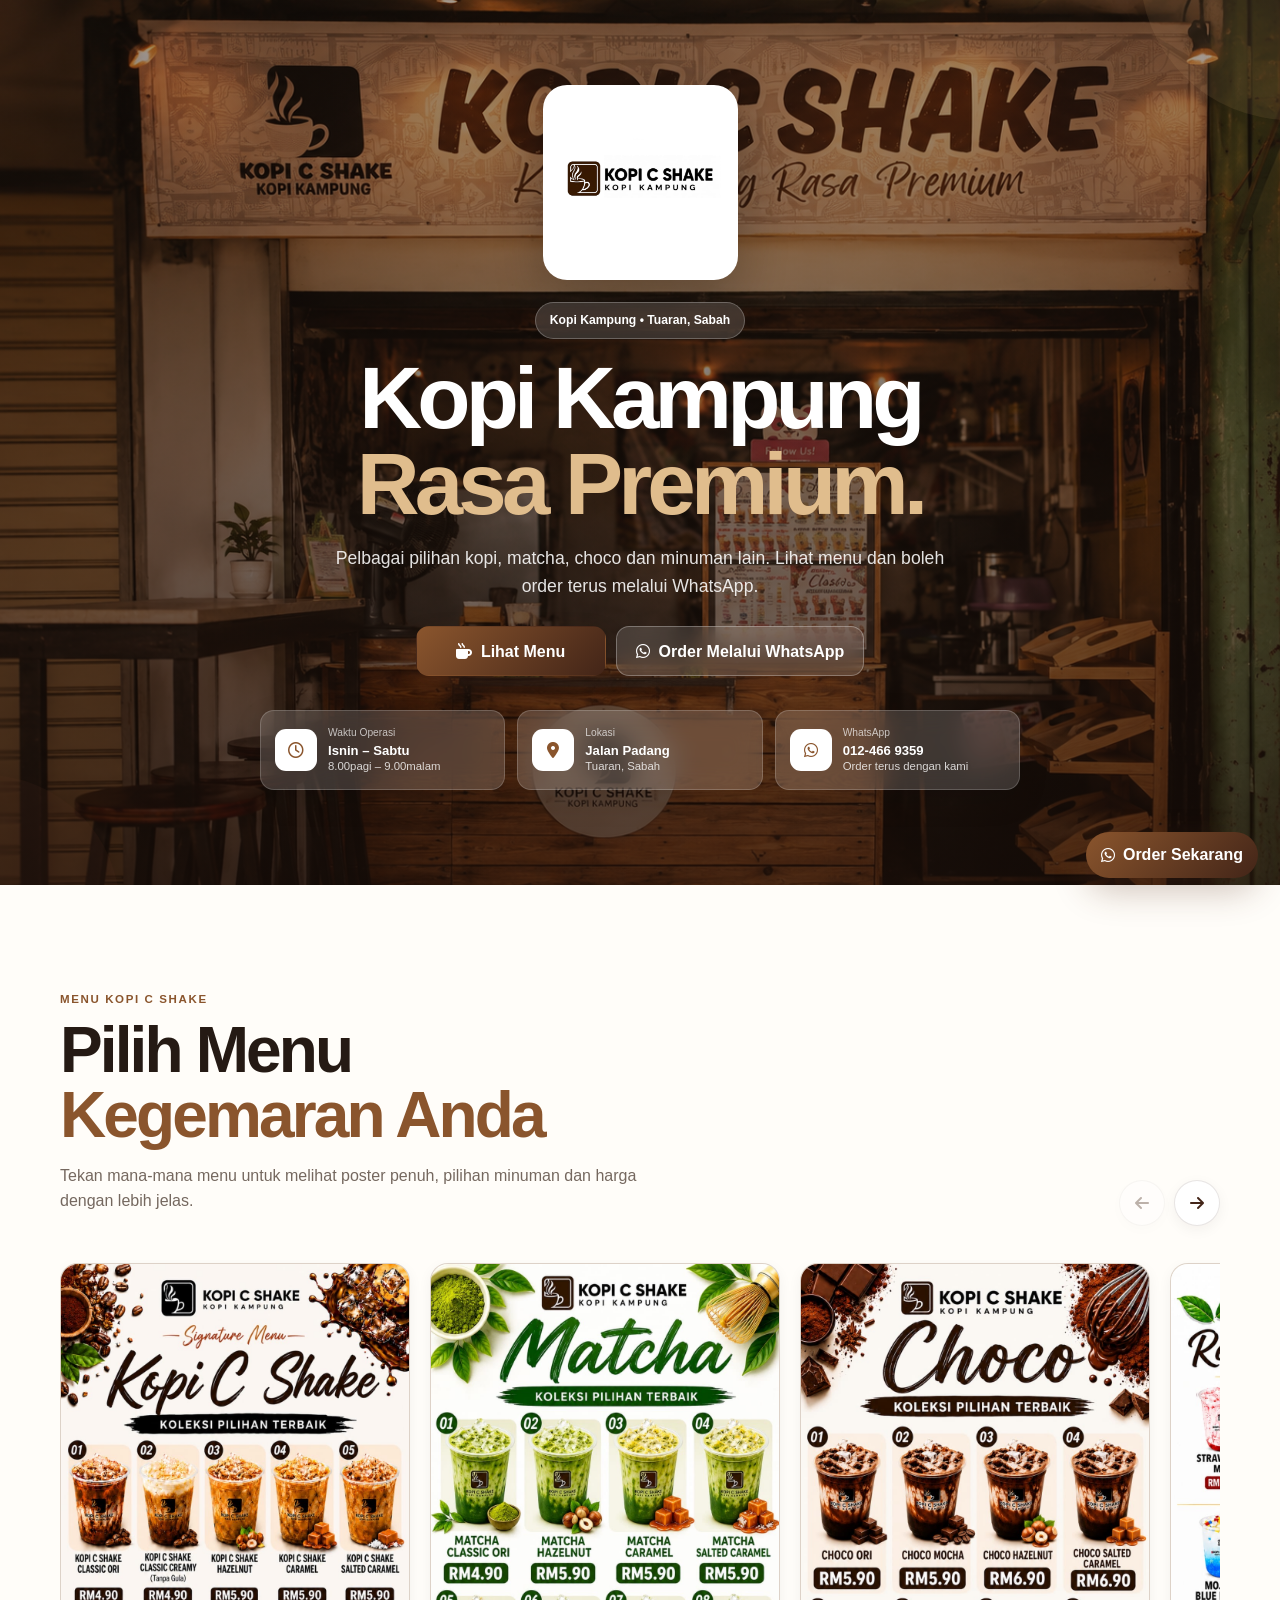
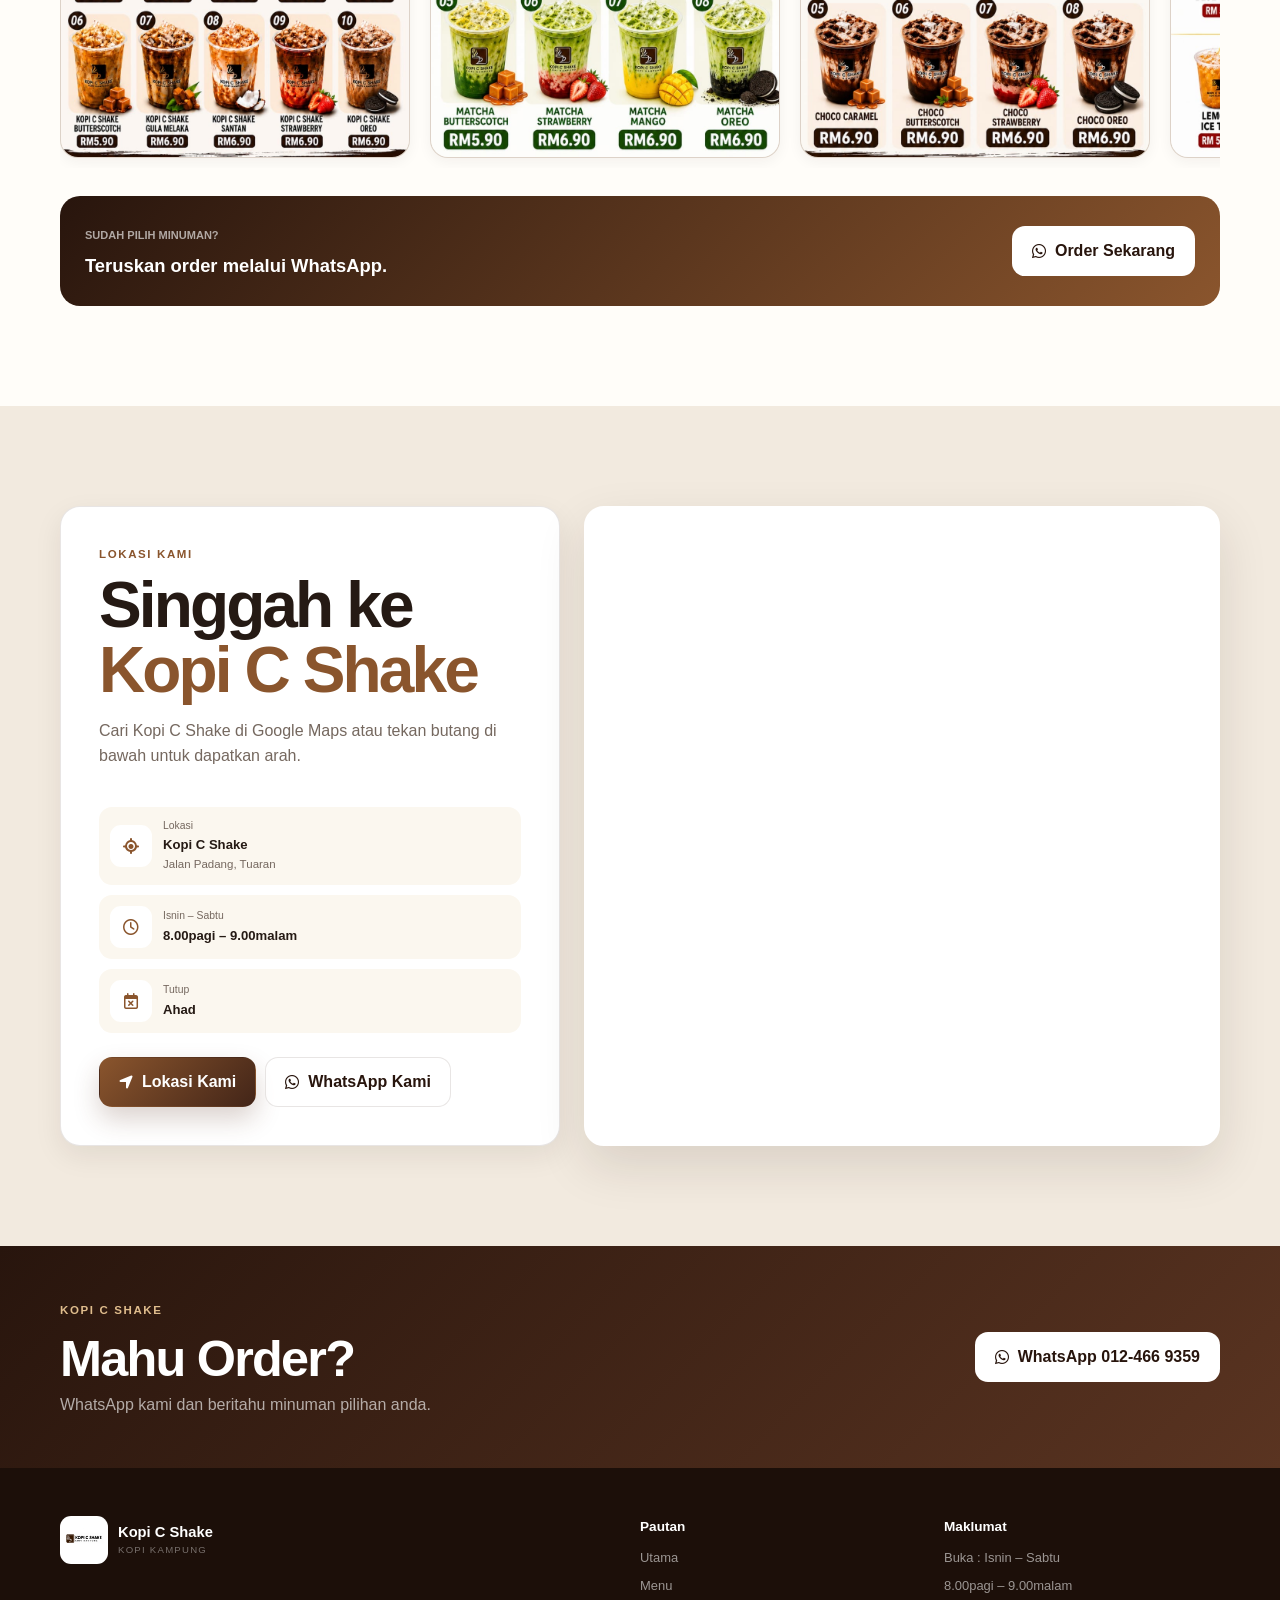
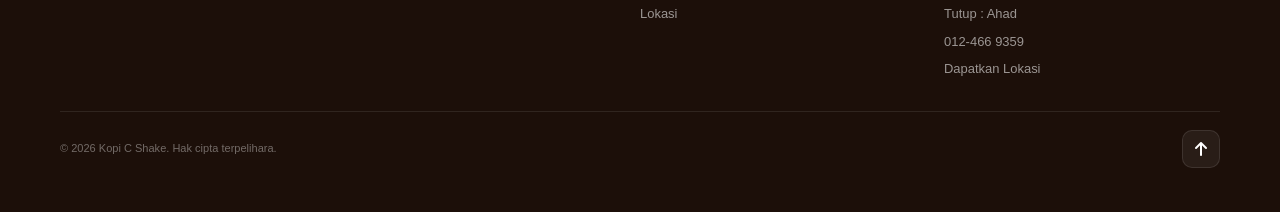
<file: index.html>
<!DOCTYPE html>
<html lang="ms">
<head>
  <meta charset="UTF-8">

  <meta
    name="viewport"
    content="width=device-width, initial-scale=1.0, viewport-fit=cover"
  >

  <title>Kopi C Shake | Kopi Kampung di Tuaran, Sabah</title>

  <meta
    name="description"
    content="Lihat menu Kopi C Shake di Tuaran, Sabah. Pelbagai pilihan kopi, matcha, choco dan minuman lain. Order terus melalui WhatsApp."
  >

  <meta name="theme-color" content="#2b180f">

  <meta property="og:type" content="website">
  <meta property="og:title" content="Kopi C Shake | Kopi Kampung">

  <meta
    property="og:description"
    content="Kopi Kampung Rasa Premium. Lihat menu Kopi C Shake dan order terus melalui WhatsApp."
  >

  <meta
    property="og:image"
    content="images/hero-bg.jpg"
  >

  <link
    rel="icon"
    href="images/logo.jpg"
  >

  <link
    rel="stylesheet"
    href="https://cdnjs.cloudflare.com/ajax/libs/font-awesome/6.5.2/css/all.min.css"
  >

  <link
    rel="stylesheet"
    href="style.css"
  >

  <script type="application/ld+json">
  {
    "@context": "https://schema.org",
    "@type": "CafeOrCoffeeShop",
    "name": "Kopi C Shake",
    "description": "Pelbagai pilihan kopi, matcha, choco dan minuman lain di Tuaran, Sabah.",
    "telephone": "+60124669359",
    "address": {
      "@type": "PostalAddress",
      "streetAddress": "Jalan Padang",
      "addressLocality": "Tuaran",
      "addressRegion": "Sabah",
      "addressCountry": "MY"
    },
    "openingHoursSpecification": [
      {
        "@type": "OpeningHoursSpecification",
        "dayOfWeek": [
          "Monday",
          "Tuesday",
          "Wednesday",
          "Thursday",
          "Friday",
          "Saturday"
        ],
        "opens": "08:00",
        "closes": "21:00"
      }
    ]
  }
  </script>
</head>

<body>

  <a
    class="skip-link"
    href="#utama"
  >
    Terus ke kandungan
  </a>


  <main>


    <!-- HERO -->
    <section
      class="hero"
      id="utama"
    >

      <div
        class="hero-bg-media"
        aria-hidden="true"
      >

        <img
          src="images/hero-bg.jpg"
          alt=""
          loading="eager"
        >

      </div>


      <div class="hero-overlay"></div>

      <div class="hero-orb hero-orb-one"></div>
      <div class="hero-orb hero-orb-two"></div>


      <div class="container hero-content reveal">


        <div class="hero-logo-wrap">

          <img
            src="images/logo.jpg"
            alt="Kopi C Shake Kopi Kampung"
            class="hero-logo"
          >

        </div>


        <div class="eyebrow">
          Kopi Kampung • Tuaran, Sabah
        </div>


        <h1>
          Kopi Kampung
          <span>Rasa Premium.</span>
        </h1>


        <p class="hero-description">
          Pelbagai pilihan kopi, matcha, choco dan minuman lain.
          Lihat menu dan boleh order terus melalui WhatsApp.
        </p>


        <div class="hero-buttons">

          <a
            href="#menu"
            class="btn btn-primary"
          >
            <i class="fa-solid fa-mug-hot"></i>
            Lihat Menu
          </a>


          <button
            type="button"
            class="btn btn-outline hero-outline-btn js-whatsapp"
          >
            <i class="fa-brands fa-whatsapp"></i>
            Order Melalui WhatsApp
          </button>

        </div>


        <div class="hero-info">


          <article class="hero-info-card">

            <span class="info-icon">
              <i class="fa-regular fa-clock"></i>
            </span>

            <div>
              <small>Waktu Operasi</small>
              <strong>Isnin – Sabtu</strong>
              <span>8.00pagi – 9.00malam</span>
            </div>

          </article>


          <article class="hero-info-card">

            <span class="info-icon">
              <i class="fa-solid fa-location-dot"></i>
            </span>

            <div>
              <small>Lokasi</small>
              <strong>Jalan Padang</strong>
              <span>Tuaran, Sabah</span>
            </div>

          </article>


          <article class="hero-info-card">

            <span class="info-icon">
              <i class="fa-brands fa-whatsapp"></i>
            </span>

            <div>
              <small>WhatsApp</small>
              <strong>012-466 9359</strong>
              <span>Order terus dengan kami</span>
            </div>

          </article>


        </div>

      </div>

    </section>


    <!-- MENU -->
    <section
      class="section menu-section"
      id="menu"
    >

      <div class="container">


        <div class="menu-heading-row reveal">

          <div class="section-heading">

            <span class="section-label">
              Menu Kopi C Shake
            </span>


            <h2>

              <span class="heading-line">
                Pilih Menu
              </span>

              <span class="heading-line heading-accent">
                Kegemaran Anda
              </span>

            </h2>


            <p>
              Tekan mana-mana menu untuk melihat poster penuh,
              pilihan minuman dan harga dengan lebih jelas.
            </p>

          </div>


          <div
            class="slider-controls"
            aria-label="Kawalan slider menu"
          >

            <button
              type="button"
              class="slider-arrow"
              id="menuPrev"
              aria-label="Menu sebelumnya"
            >
              <i class="fa-solid fa-arrow-left"></i>
            </button>


            <button
              type="button"
              class="slider-arrow"
              id="menuNext"
              aria-label="Menu seterusnya"
            >
              <i class="fa-solid fa-arrow-right"></i>
            </button>

          </div>

        </div>


        <div class="menu-slider-wrapper">

          <div
            class="menu-slider"
            id="menuSlider"
            tabindex="0"
            aria-label="Slider menu Kopi C Shake"
          >


            <!-- MENU KOPI -->
            <button
              type="button"
              class="menu-poster reveal"
              data-lightbox="images/menu-kopi.jpg"
              data-title="Menu Kopi"
              aria-label="Lihat poster penuh Menu Kopi"
            >

              <div class="menu-image-wrap">

                <img
                  src="images/menu-kopi.jpg"
                  alt="Menu Kopi C Shake"
                  loading="eager"
                >

                <div class="view-overlay">

                  <span class="overlay-icon">
                    <i class="fa-solid fa-expand"></i>
                  </span>

                  Lihat Menu

                </div>

              </div>

            </button>


            <!-- MENU MATCHA -->
            <button
              type="button"
              class="menu-poster reveal"
              data-lightbox="images/menu-matcha.jpg"
              data-title="Menu Matcha"
              aria-label="Lihat poster penuh Menu Matcha"
            >

              <div class="menu-image-wrap">

                <img
                  src="images/menu-matcha.jpg"
                  alt="Menu Matcha Kopi C Shake"
                  loading="lazy"
                >

                <div class="view-overlay">

                  <span class="overlay-icon">
                    <i class="fa-solid fa-expand"></i>
                  </span>

                  Lihat Menu

                </div>

              </div>

            </button>


            <!-- MENU CHOCO -->
            <button
              type="button"
              class="menu-poster reveal"
              data-lightbox="images/menu-choco.jpg"
              data-title="Menu Choco"
              aria-label="Lihat poster penuh Menu Choco"
            >

              <div class="menu-image-wrap">

                <img
                  src="images/menu-choco.jpg"
                  alt="Menu Choco Kopi C Shake"
                  loading="lazy"
                >

                <div class="view-overlay">

                  <span class="overlay-icon">
                    <i class="fa-solid fa-expand"></i>
                  </span>

                  Lihat Menu

                </div>

              </div>

            </button>


            <!-- MENU MINUMAN -->
            <button
              type="button"
              class="menu-poster reveal"
              data-lightbox="images/menu-minuman.jpg"
              data-title="Milky, Mojito & Iced Tea"
              aria-label="Lihat poster penuh menu minuman"
            >

              <div class="menu-image-wrap">

                <img
                  src="images/menu-minuman.jpg"
                  alt="Menu minuman Kopi C Shake"
                  loading="lazy"
                >

                <div class="view-overlay">

                  <span class="overlay-icon">
                    <i class="fa-solid fa-expand"></i>
                  </span>

                  Lihat Menu

                </div>

              </div>

            </button>


          </div>

        </div>


        <div class="menu-order reveal">

          <div>

            <span>
              Sudah pilih minuman?
            </span>

            <h3>
              Teruskan order melalui WhatsApp.
            </h3>

          </div>


          <button
            type="button"
            class="btn btn-order js-whatsapp"
          >
            <i class="fa-brands fa-whatsapp"></i>
            Order Sekarang
          </button>

        </div>

      </div>

    </section>


    <!-- LOCATION -->
    <section
      class="section location-section"
      id="lokasi"
    >

      <div class="container location-grid">


        <div class="location-content reveal">

          <span class="section-label">
            Lokasi Kami
          </span>


          <h2>
            Singgah ke
            <span>Kopi C Shake</span>
          </h2>


          <p>
            Cari Kopi C Shake di Google Maps atau tekan butang
            di bawah untuk dapatkan arah.
          </p>


          <div class="location-details">


            <div class="location-detail">

              <span class="location-icon">
                <i class="fa-solid fa-location-crosshairs"></i>
              </span>

              <div>
                <small>Lokasi</small>
                <strong>Kopi C Shake</strong>
                <span>Jalan Padang, Tuaran</span>
              </div>

            </div>


            <div class="location-detail">

              <span class="location-icon">
                <i class="fa-regular fa-clock"></i>
              </span>

              <div>
                <small>Isnin – Sabtu</small>
                <strong>8.00pagi – 9.00malam</strong>
              </div>

            </div>


            <div class="location-detail closed-detail">

              <span class="location-icon">
                <i class="fa-regular fa-calendar-xmark"></i>
              </span>

              <div>
                <small>Tutup</small>
                <strong>Ahad</strong>
              </div>

            </div>


          </div>


          <div class="location-buttons">

            <a
              class="btn btn-primary"
              href="https://www.google.com/maps/dir/?api=1&destination=Kopi%20C%20Shake%20Jalan%20Padang%20Tuaran"
              target="_blank"
              rel="noopener noreferrer"
            >
              <i class="fa-solid fa-location-arrow"></i>
              Lokasi Kami
            </a>


            <button
              type="button"
              class="btn btn-outline js-whatsapp"
            >
              <i class="fa-brands fa-whatsapp"></i>
              WhatsApp Kami
            </button>

          </div>

        </div>


        <div class="map-container reveal">

          <iframe
            src="https://www.google.com/maps?q=Kopi%20C%20Shake%20Jalan%20Padang%20Tuaran&z=17&output=embed"
            title="Lokasi Kopi C Shake Jalan Padang Tuaran"
            loading="lazy"
            referrerpolicy="no-referrer-when-downgrade"
          ></iframe>

        </div>


      </div>

    </section>


    <!-- CONTACT -->
    <section
      class="contact-strip"
      id="hubungi"
    >

      <div class="container contact-strip-inner reveal">

        <div>

          <span class="contact-kicker">
            Kopi C Shake
          </span>

          <h2>
            Mahu Order?
          </h2>

          <p>
            WhatsApp kami dan beritahu minuman pilihan anda.
          </p>

        </div>


        <button
          type="button"
          class="btn btn-contact js-whatsapp"
        >
          <i class="fa-brands fa-whatsapp"></i>
          WhatsApp 012-466 9359
        </button>

      </div>

    </section>


  </main>


  <!-- FOOTER -->
  <footer>

    <div class="container footer-grid">


      <div class="footer-brand">

        <a
          href="#utama"
          class="brand"
        >

          <img
            src="images/logo.jpg"
            alt="Kopi C Shake"
            class="brand-logo"
          >

          <div class="brand-text">
            <strong>Kopi C Shake</strong>
            <span>Kopi Kampung</span>
          </div>

        </a>

      </div>


      <div class="footer-column">

        <h3>Pautan</h3>

        <a href="#utama">
          Utama
        </a>

        <a href="#menu">
          Menu
        </a>

        <a href="#lokasi">
          Lokasi
        </a>

      </div>


      <div class="footer-column">

        <h3>Maklumat</h3>

        <span>
          Buka : Isnin – Sabtu
        </span>

        <span>
          8.00pagi – 9.00malam
        </span>

        <span>
          Tutup : Ahad
        </span>

        <a href="tel:+60124669359">
          012-466 9359
        </a>

        <a
          href="https://www.google.com/maps/dir/?api=1&destination=Kopi%20C%20Shake%20Jalan%20Padang%20Tuaran"
          target="_blank"
          rel="noopener noreferrer"
        >
          Dapatkan Lokasi
        </a>

      </div>

    </div>


    <div class="container footer-bottom">

      <p>
        © <span id="year"></span>
        Kopi C Shake. Hak cipta terpelihara.
      </p>


      <a
        href="#utama"
        class="back-top"
        aria-label="Kembali ke atas"
      >
        <i class="fa-solid fa-arrow-up"></i>
      </a>

    </div>

  </footer>


  <!-- FLOATING ORDER -->
  <button
    type="button"
    class="floating-whatsapp js-whatsapp"
    aria-label="Order melalui WhatsApp"
  >

    <i class="fa-brands fa-whatsapp"></i>

    <span>
      Order Sekarang
    </span>

  </button>


  <!-- MOBILE CTA -->
  <div class="mobile-whatsapp-bar">

    <button
      type="button"
      class="js-whatsapp"
    >

      <i class="fa-brands fa-whatsapp"></i>

      <div>
        <small>WhatsApp</small>
        <strong>Order Sekarang</strong>
      </div>

    </button>

  </div>


  <!-- LIGHTBOX -->
  <div
    class="lightbox"
    id="lightbox"
    hidden
  >

    <div
      class="lightbox-dialog"
      role="dialog"
      aria-modal="true"
      aria-labelledby="lightboxTitle"
    >


      <div class="lightbox-header">

        <h2 id="lightboxTitle">
          Menu Kopi C Shake
        </h2>


        <button
          type="button"
          id="lightboxClose"
          class="lightbox-close"
          aria-label="Tutup gambar"
        >

          <i class="fa-solid fa-xmark"></i>

        </button>

      </div>


      <div class="lightbox-image-container">

        <img
          id="lightboxImage"
          src="images/menu-kopi.jpg"
          alt="Menu Kopi C Shake"
        >

      </div>


      <div class="lightbox-footer">

        <button
          type="button"
          class="btn btn-primary js-whatsapp"
        >
          <i class="fa-brands fa-whatsapp"></i>
          Order Melalui WhatsApp
        </button>

      </div>


    </div>

  </div>


  <script src="script.js"></script>

</body>
</html>
</file>
<file: style.css>
:root {

  --coffee-950: #1c0f09;
  --coffee-900: #28150d;
  --coffee-850: #351c11;
  --coffee-800: #432518;
  --coffee-700: #5a3421;

  --caramel-700: #8a552d;
  --caramel-600: #a66a38;
  --caramel-500: #bd8150;
  --caramel-400: #d0a06c;
  --caramel-300: #e0bd8d;

  --cream-50: #fffdf9;
  --cream-100: #fbf7ef;
  --cream-200: #f2eadf;

  --white: #ffffff;

  --text: #251a14;
  --muted: #75685f;

  --border:
    rgba(45, 25, 15, 0.11);

  --shadow-xs:
    0 4px 14px rgba(43, 25, 16, 0.05);

  --shadow-sm:
    0 10px 28px rgba(43, 25, 16, 0.08);

  --shadow-md:
    0 20px 50px rgba(43, 25, 16, 0.12);

  --shadow-lg:
    0 35px 90px rgba(43, 25, 16, 0.17);

  --transition:
    180ms cubic-bezier(.2, .8, .2, 1);
}


/* RESET */

*,
*::before,
*::after {
  box-sizing: border-box;
}


html {
  scroll-behavior: smooth;
}


body {
  margin: 0;

  padding-bottom:
    calc(72px + env(safe-area-inset-bottom));

  overflow-x: hidden;

  color: var(--text);

  background: var(--cream-100);

  font-family:
    "Helvetica Neue",
    Helvetica,
    Arial,
    sans-serif;

  line-height: 1.6;

  text-rendering: optimizeLegibility;
}


body.modal-open {
  overflow: hidden;
}


img {
  display: block;
  max-width: 100%;
  height: auto;
}


button,
input,
textarea {
  font: inherit;
}


button {
  cursor: pointer;
}


button,
a {
  -webkit-tap-highlight-color: transparent;
}


a {
  color: inherit;
  text-decoration: none;
}


h1,
h2,
h3,
p {
  margin-top: 0;
}


h1,
h2,
h3,
strong {
  font-family:
    "Helvetica Neue",
    Helvetica,
    Arial,
    sans-serif;
}


[hidden] {
  display: none !important;
}


::selection {
  color: white;
  background: var(--caramel-700);
}


/* ACCESSIBILITY */

.skip-link {
  position: fixed;

  top: 10px;
  left: 10px;

  z-index: 99999;

  padding: 10px 15px;

  color: white;

  background: var(--coffee-900);

  border-radius: 10px;

  transform: translateY(-160%);
}


.skip-link:focus {
  transform: none;
}


:focus-visible {
  outline:
    3px solid rgba(166, 106, 56, .34);

  outline-offset: 3px;
}


/* GLOBAL */

.container {
  width:
    min(calc(100% - 32px), 1160px);

  margin-inline: auto;
}


.section {
  padding: 72px 0;
}


.section-label,
.contact-kicker {
  display: inline-block;

  margin-bottom: 10px;

  color: var(--caramel-700);

  font-size: .72rem;

  font-weight: 700;

  letter-spacing: .14em;

  text-transform: uppercase;
}


.section-heading {
  max-width: 690px;

  margin-bottom: 0;
}


.section-heading h2,
.location-content h2 {
  margin-bottom: 14px;

  font-size:
    clamp(2.15rem, 8vw, 4rem);

  font-weight: 700;

  line-height: 1.02;

  letter-spacing: -.045em;
}


.heading-line {
  display: block;
}


.heading-accent,
.location-content h2 span {
  color: var(--caramel-700);
}


.section-heading p,
.location-content > p {
  max-width: 620px;

  color: var(--muted);
}


/* BUTTONS */

.btn {
  min-height: 50px;

  display: inline-flex;

  align-items: center;

  justify-content: center;

  gap: 9px;

  padding:
    13px 19px;

  border:
    1px solid transparent;

  border-radius: 13px;

  font-weight: 700;

  line-height: 1.2;

  transition:
    transform var(--transition),
    background var(--transition),
    box-shadow var(--transition),
    border-color var(--transition),
    color var(--transition);
}


.btn:hover {
  transform: translateY(-2px);
}


.btn:active {
  transform: scale(.97);
}


.btn-primary {
  color: white;

  background:
    linear-gradient(
      135deg,
      var(--caramel-700),
      var(--coffee-800)
    );

  box-shadow:
    0 12px 26px rgba(89, 52, 33, .22);
}


.btn-primary:hover {
  background:
    linear-gradient(
      135deg,
      var(--caramel-600),
      var(--coffee-700)
    );

  box-shadow:
    0 16px 32px rgba(89, 52, 33, .28);
}


.btn-outline {
  color: var(--coffee-900);

  background:
    rgba(255,255,255,.78);

  border-color:
    var(--border);
}


.btn-outline:hover {
  background: white;

  box-shadow:
    var(--shadow-xs);
}


/* HERO */

.hero {
  position: relative;

  min-height: 760px;

  display: flex;

  align-items: center;

  justify-content: center;

  overflow: hidden;

  padding:
    70px 0;

  background:
    var(--coffee-900);
}


.hero-bg-media {
  position: absolute;

  inset: 0;

  z-index: 0;

  width: 100%;
  height: 100%;

  overflow: hidden;
}


.hero-bg-media img {
  width: 100%;
  height: 100%;

  object-fit: cover;

  object-position:
    center center;
}


.hero-overlay {
  position: absolute;

  inset: 0;

  z-index: 1;

  background:
    linear-gradient(
      180deg,
      rgba(24, 12, 7, .39) 0%,
      rgba(24, 12, 7, .53) 48%,
      rgba(24, 12, 7, .71) 100%
    );
}


.hero-content {
  position: relative;

  z-index: 3;

  width: 100%;

  max-width: 900px;

  margin-inline: auto;

  text-align: center;
}


.hero-logo-wrap {
  width: 170px;

  height: 170px;

  display: grid;

  place-items: center;

  margin:
    0 auto 22px;

  padding: 10px;

  background:
    #ffffff;

  border:
    1px solid rgba(255,255,255,.95);

  border-radius: 24px;

  box-shadow:
    0 20px 50px rgba(0,0,0,.24);
}


.hero-logo {
  width: 100%;

  height: 100%;

  object-fit: contain;

  border-radius: 16px;
}


.eyebrow {
  display: inline-flex;

  margin-bottom: 16px;

  padding:
    8px 14px;

  color: #ffffff;

  background:
    rgba(255,255,255,.15);

  border:
    1px solid rgba(255,255,255,.24);

  border-radius: 999px;

  backdrop-filter: blur(10px);

  font-size: .76rem;

  font-weight: 700;
}


.hero h1 {
  max-width: 800px;

  margin:
    0 auto 18px;

  color: white;

  font-size:
    clamp(2.8rem, 8vw, 5.8rem);

  font-weight: 700;

  line-height: .98;

  letter-spacing: -.055em;
}


.hero h1 span {
  display: block;

  color: var(--caramel-300);
}


.hero-description {
  max-width: 650px;

  margin:
    0 auto 26px;

  color:
    rgba(255,255,255,.88);

  font-size:
    clamp(.98rem, 2.4vw, 1.1rem);
}


.hero-buttons {
  display: flex;

  flex-wrap: wrap;

  justify-content: center;

  gap: 10px;

  margin-inline: auto;
}


.hero-buttons .btn {
  min-width: 190px;
}


.hero-outline-btn {
  color: white;

  background:
    rgba(255,255,255,.14);

  border-color:
    rgba(255,255,255,.28);

  backdrop-filter:
    blur(10px);
}


.hero-outline-btn:hover {
  color: white;

  background:
    rgba(255,255,255,.2);

  border-color:
    rgba(255,255,255,.36);

  box-shadow:
    0 10px 30px rgba(0,0,0,.14);
}


/* HERO INFO */

.hero-info {
  display: grid;

  grid-template-columns:
    repeat(3, minmax(0, 1fr));

  gap: 12px;

  max-width: 760px;

  margin:
    34px auto 0;
}


.hero-info-card {
  min-width: 0;

  display: flex;

  align-items: center;

  gap: 11px;

  padding: 14px;

  text-align: left;

  background:
    rgba(255,255,255,.16);

  border:
    1px solid rgba(255,255,255,.18);

  border-radius: 14px;

  backdrop-filter: blur(14px);

  box-shadow:
    0 10px 30px rgba(0,0,0,.12);
}


.info-icon {
  width: 42px;

  height: 42px;

  flex: 0 0 auto;

  display: grid;

  place-items: center;

  color: var(--caramel-700);

  background:
    #ffffff;

  border-radius: 11px;
}


.hero-info-card small,
.hero-info-card strong,
.hero-info-card div > span {
  display: block;
}


.hero-info-card small {
  color:
    rgba(255,255,255,.7);

  font-size: .64rem;
}


.hero-info-card strong {
  color: #ffffff;

  font-size: .82rem;

  line-height: 1.3;
}


.hero-info-card div > span {
  color:
    rgba(255,255,255,.8);

  font-size: .71rem;

  line-height: 1.4;
}


.hero-orb {
  position: absolute;

  z-index: 2;

  border-radius: 50%;

  pointer-events: none;
}


.hero-orb-one {
  width: 300px;

  height: 300px;

  top: -180px;

  right: -160px;

  background:
    rgba(208,160,108,.11);
}


.hero-orb-two {
  width: 270px;

  height: 270px;

  left: -150px;

  bottom: -160px;

  background:
    rgba(90,52,33,.12);
}


/* MENU */

.menu-section {
  overflow: hidden;

  background:
    var(--cream-50);
}


.menu-heading-row {
  display: flex;

  align-items: flex-end;

  justify-content:
    space-between;

  gap: 25px;

  margin-bottom: 30px;
}


.slider-controls {
  display: none;

  gap: 9px;

  padding-bottom: 4px;
}


.slider-arrow {
  width: 46px;

  height: 46px;

  display: grid;

  place-items: center;

  padding: 0;

  color:
    var(--coffee-800);

  background: white;

  border:
    1px solid var(--border);

  border-radius: 50%;

  box-shadow:
    var(--shadow-xs);

  transition:
    color var(--transition),
    background var(--transition),
    transform var(--transition),
    opacity var(--transition);
}


.slider-arrow:hover:not(:disabled) {
  color: white;

  background:
    var(--caramel-700);

  transform:
    translateY(-2px);
}


.slider-arrow:active:not(:disabled) {
  transform:
    scale(.94);
}


.slider-arrow:disabled {
  opacity: .35;

  cursor: default;
}


.menu-slider-wrapper {
  position: relative;

  width: 100%;
}


.menu-slider {
  display: flex;

  gap: 15px;

  margin:
    0 -16px;

  padding:
    2px 16px 8px;

  overflow-x: auto;

  overscroll-behavior-inline:
    contain;

  scroll-behavior:
    smooth;

  scroll-snap-type:
    x mandatory;

  scrollbar-width:
    none;

  -webkit-overflow-scrolling:
    touch;
}


.menu-slider::-webkit-scrollbar {
  display: none;
}


/* IMAGE-ONLY MENU CARD */

.menu-poster {
  position: relative;

  width:
    min(72vw, 305px);

  min-width:
    min(72vw, 305px);

  flex:
    0 0 auto;

  padding: 0;

  overflow: hidden;

  scroll-snap-align:
    start;

  color: inherit;

  background:
    var(--cream-200);

  border:
    1px solid var(--border);

  border-radius: 18px;

  text-align: left;

  box-shadow:
    var(--shadow-xs);

  transition:
    transform var(--transition),
    box-shadow var(--transition),
    border-color var(--transition);
}


.menu-poster:hover {
  transform:
    translateY(-4px);

  border-color:
    rgba(138,85,45,.25);

  box-shadow:
    var(--shadow-md);
}


.menu-poster:active {
  transform:
    scale(.985);
}


.menu-image-wrap {
  position: relative;

  width: 100%;

  overflow: hidden;

  background:
    var(--cream-200);
}


.menu-image-wrap img {
  width: 100%;

  height: auto;

  transition:
    transform .35s ease;
}


.menu-poster:hover img {
  transform:
    scale(1.012);
}


.view-overlay {
  position: absolute;

  inset: 0;

  display: flex;

  align-items: center;

  justify-content: center;

  gap: 9px;

  color: white;

  background:
    rgba(40,21,13,.6);

  opacity: 0;

  font-weight: 700;

  transition:
    opacity var(--transition);
}


.menu-poster:hover .view-overlay {
  opacity: 1;
}


.overlay-icon {
  width: 34px;

  height: 34px;

  display: grid;

  place-items: center;

  background:
    rgba(255,255,255,.16);

  border:
    1px solid rgba(255,255,255,.12);

  border-radius: 10px;
}


/* MENU ORDER CTA */

.menu-order {
  display: grid;

  gap: 16px;

  margin-top: 28px;

  padding: 21px;

  color: white;

  background:
    linear-gradient(
      135deg,
      var(--coffee-900),
      var(--caramel-700)
    );

  border-radius: 20px;
}


.menu-order span {
  color:
    rgba(255,255,255,.62);

  font-size: .69rem;

  font-weight: 700;

  text-transform:
    uppercase;
}


.menu-order h3 {
  margin:
    5px 0 0;

  font-size: 1.15rem;
}


.btn-order {
  width: fit-content;

  color:
    var(--coffee-900);

  background: white;
}


/* LOCATION */

.location-section {
  background:
    var(--cream-200);
}


.location-grid {
  display: grid;

  gap: 20px;
}


.location-content {
  padding: 24px;

  background: white;

  border:
    1px solid var(--border);

  border-radius: 20px;

  box-shadow:
    var(--shadow-sm);
}


.location-details {
  display: grid;

  gap: 10px;

  margin:
    22px 0 24px;
}


.location-detail {
  display: flex;

  align-items: center;

  gap: 11px;

  padding: 11px;

  background:
    var(--cream-100);

  border-radius: 13px;
}


.location-icon {
  width: 42px;

  height: 42px;

  flex:
    0 0 auto;

  display: grid;

  place-items: center;

  color:
    var(--caramel-700);

  background: white;

  border-radius: 11px;
}


.location-detail small,
.location-detail strong,
.location-detail div > span {
  display: block;
}


.location-detail small {
  color:
    var(--muted);

  font-size: .65rem;
}


.location-detail strong {
  font-size: .82rem;
}


.location-detail div > span {
  color:
    var(--muted);

  font-size: .72rem;
}


.location-buttons {
  display: flex;

  flex-wrap: wrap;

  gap: 9px;
}


.map-container {
  min-height: 380px;

  overflow: hidden;

  background: white;

  border:
    6px solid white;

  border-radius: 20px;

  box-shadow:
    var(--shadow-md);
}


.map-container iframe {
  width: 100%;

  height: 100%;

  min-height: 380px;

  display: block;

  border: 0;
}


/* CONTACT */

.contact-strip {
  padding: 50px 0;

  color: white;

  background:
    linear-gradient(
      135deg,
      var(--coffee-900),
      var(--coffee-700)
    );
}


.contact-strip-inner {
  display: grid;

  gap: 19px;
}


.contact-kicker {
  color:
    var(--caramel-300);
}


.contact-strip h2 {
  margin:
    4px 0 6px;

  font-size:
    clamp(2rem, 7vw, 3.15rem);

  font-weight: 700;

  line-height: 1.05;

  letter-spacing: -.035em;
}


.contact-strip p {
  margin: 0;

  color:
    rgba(255,255,255,.63);
}


.btn-contact {
  width: fit-content;

  color:
    var(--coffee-900);

  background: white;
}


/* FOOTER */

footer {
  padding:
    48px 0 88px;

  color:
    rgba(255,255,255,.67);

  background:
    var(--coffee-950);
}


.footer-grid {
  display: grid;

  gap: 28px;
}


.footer-brand .brand-text strong {
  color: white;
}


.footer-brand .brand-text span {
  color:
    rgba(255,255,255,.4);
}


.brand {
  display: inline-flex;

  align-items: center;

  gap: 10px;
}


.brand-logo {
  width: 48px;

  height: 48px;

  object-fit: contain;

  padding: 3px;

  background: white;

  border-radius: 11px;
}


.brand-text {
  display: flex;

  flex-direction: column;

  line-height: 1.13;
}


.brand-text strong {
  font-size: .92rem;
}


.brand-text span {
  margin-top: 4px;

  font-size: .6rem;

  letter-spacing: .13em;

  text-transform:
    uppercase;
}


.footer-column {
  display: flex;

  flex-direction: column;

  gap: 7px;
}


.footer-column h3 {
  margin-bottom: 4px;

  color: white;

  font-size: .85rem;
}


.footer-column a,
.footer-column span {
  color:
    rgba(255,255,255,.56);

  font-size: .81rem;
}


.footer-column a:hover {
  color:
    var(--caramel-300);
}


.footer-bottom {
  display: flex;

  align-items: center;

  justify-content:
    space-between;

  gap: 15px;

  margin-top: 31px;

  padding-top: 18px;

  border-top:
    1px solid rgba(255,255,255,.09);
}


.footer-bottom p {
  margin: 0;

  color:
    rgba(255,255,255,.38);

  font-size: .69rem;
}


.back-top {
  width: 38px;

  height: 38px;

  display: grid;

  place-items: center;

  color: white;

  background:
    rgba(255,255,255,.06);

  border:
    1px solid rgba(255,255,255,.1);

  border-radius: 10px;

  transition:
    transform var(--transition),
    background var(--transition);
}


.back-top:hover {
  transform:
    translateY(-2px);

  background:
    var(--caramel-700);
}


/* FLOATING ORDER */

.floating-whatsapp {
  display: none;
}


.mobile-whatsapp-bar {
  position: fixed;

  left: 0;
  right: 0;
  bottom: 0;

  z-index: 850;

  padding:
    8px 12px
    calc(8px + env(safe-area-inset-bottom));

  background:
    rgba(255,255,255,.96);

  backdrop-filter:
    blur(15px);

  box-shadow:
    0 -6px 24px rgba(43,25,16,.08);
}


.mobile-whatsapp-bar button {
  width: 100%;

  min-height: 50px;

  display: flex;

  align-items: center;

  justify-content: center;

  gap: 10px;

  color: white;

  background:
    linear-gradient(
      135deg,
      var(--caramel-700),
      var(--coffee-800)
    );

  border: 0;

  border-radius: 12px;

  box-shadow:
    0 8px 20px rgba(90,52,33,.2);
}


.mobile-whatsapp-bar div {
  display: flex;

  flex-direction: column;

  line-height: 1.05;

  text-align: left;
}


.mobile-whatsapp-bar small {
  opacity: .72;

  font-size: .58rem;
}


.mobile-whatsapp-bar strong {
  font-size: .85rem;
}


/* LIGHTBOX */

.lightbox {
  position: fixed;

  inset: 0;

  z-index: 9999;

  display: grid;

  place-items: center;

  padding: 15px;

  background:
    rgba(13,7,4,.9);

  backdrop-filter:
    blur(8px);
}


.lightbox-dialog {
  width:
    min(100%, 900px);

  max-height: 95vh;

  display: flex;

  flex-direction: column;

  overflow: hidden;

  background: white;

  border-radius: 19px;

  box-shadow:
    0 35px 100px rgba(0,0,0,.42);
}


.lightbox-header {
  display: flex;

  align-items: center;

  justify-content:
    space-between;

  gap: 12px;

  padding:
    12px 14px;

  border-bottom:
    1px solid var(--border);
}


.lightbox-header h2 {
  margin: 0;

  font-size: .92rem;
}


.lightbox-close {
  width: 40px;

  height: 40px;

  flex: 0 0 auto;

  display: grid;

  place-items: center;

  color:
    var(--coffee-900);

  background:
    var(--cream-100);

  border:
    1px solid var(--border);

  border-radius: 10px;

  transition:
    transform var(--transition),
    background var(--transition);
}


.lightbox-close:hover {
  background:
    var(--cream-200);
}


.lightbox-close:active {
  transform:
    scale(.95);
}


.lightbox-image-container {
  flex: 1;

  overflow: auto;

  background:
    #e9e2d8;
}


.lightbox-image-container img {
  width: 100%;
}


.lightbox-footer {
  padding: 12px;

  background: white;

  border-top:
    1px solid var(--border);
}


.lightbox-footer .btn {
  width: 100%;
}


/* IMAGE FALLBACK */

.image-placeholder {
  width: 100%;

  min-height: 220px;

  display: grid;

  place-items: center;

  padding: 20px;

  color:
    var(--caramel-700);

  background:
    linear-gradient(
      135deg,
      #eee6da,
      #faf7f1
    );

  text-align: center;

  font-weight: 600;

  border-radius: 14px;
}


/* SCROLL REVEAL */

.reveal {
  opacity: 0;

  transform:
    translateY(18px);

  transition:
    opacity .55s ease,
    transform .55s ease;
}


.reveal.visible {
  opacity: 1;

  transform: none;
}


/* MOBILE */

@media (max-width: 639px) {

  .hero {
    min-height: auto;

    padding:
      55px 0 64px;
  }


  .hero-bg-media img {
    object-position:
      center center;
  }


  .hero-logo-wrap {
    width: 140px;

    height: 140px;
  }


  .hero h1 {
    font-size:
      clamp(2.7rem, 14vw, 4.2rem);
  }


  .hero-description {
    max-width: 92%;
  }


  .hero-buttons {
    display: grid;
  }


  .hero-buttons .btn {
    width: 100%;

    min-width: 0;
  }


  .hero-info {
    grid-template-columns: 1fr;

    max-width: 420px;
  }


  .menu-slider {
    gap: 13px;
  }


  .menu-poster {
    width:
      min(69vw, 290px);

    min-width:
      min(69vw, 290px);
  }

}


/* TABLET+ */

@media (min-width: 640px) {

  body {
    padding-bottom: 0;
  }


  .section {
    padding:
      86px 0;
  }


  .menu-poster {
    width: 340px;

    min-width: 340px;
  }


  .menu-order {
    grid-template-columns:
      1fr auto;

    align-items: center;

    padding: 25px;
  }


  .contact-strip-inner {
    grid-template-columns:
      1fr auto;

    align-items: center;
  }


  .mobile-whatsapp-bar {
    display: none;
  }


  .floating-whatsapp {
    position: fixed;

    right: 22px;

    bottom: 22px;

    z-index: 800;

    display: flex;

    align-items: center;

    gap: 8px;

    padding:
      10px 15px;

    color: white;

    background:
      linear-gradient(
        135deg,
        var(--caramel-700),
        var(--coffee-800)
      );

    border: 0;

    border-radius: 999px;

    box-shadow:
      0 13px 34px rgba(90,52,33,.28);

    font-weight: 700;

    transition:
      transform var(--transition),
      background var(--transition),
      box-shadow var(--transition);
  }


  .floating-whatsapp:hover {
    transform:
      translateY(-3px);

    background:
      linear-gradient(
        135deg,
        var(--caramel-600),
        var(--coffee-700)
      );

    box-shadow:
      0 17px 40px rgba(90,52,33,.34);
  }


  footer {
    padding-bottom: 44px;
  }

}


/* IPAD / TABLET */

@media (min-width: 640px) and (max-width: 949px) {

  .hero {
    min-height: 780px;

    padding:
      75px 0;
  }


  .hero-logo-wrap {
    width: 160px;

    height: 160px;
  }


  .hero h1 {
    max-width: 720px;

    font-size:
      clamp(3.8rem, 8vw, 5.3rem);
  }


  .hero-description {
    max-width: 620px;
  }


  .hero-info {
    max-width: 720px;

    grid-template-columns:
      repeat(3, minmax(0, 1fr));
  }


  .hero-info-card {
    padding: 12px;
  }


  .info-icon {
    width: 40px;

    height: 40px;
  }

}


/* DESKTOP */

@media (min-width: 950px) {

  .section {
    padding:
      100px 0;
  }


  .hero {
    min-height: 820px;

    padding:
      85px 0 95px;
  }


  .hero-logo-wrap {
    width: 195px;

    height: 195px;
  }


  .hero h1 {
    font-size:
      clamp(4.5rem, 6.8vw, 6.8rem);
  }


  .slider-controls {
    display: flex;
  }


  .menu-slider {
    gap: 20px;

    margin: 0;

    padding:
      3px 2px 10px;
  }


  .menu-poster {
    width:
      min(350px, 31vw);

    min-width:
      min(350px, 31vw);
  }


  .location-grid {
    grid-template-columns:
      .88fr 1.12fr;

    align-items: stretch;

    gap: 24px;
  }


  .location-content {
    display: flex;

    flex-direction: column;

    justify-content: center;

    padding: 38px;
  }


  .map-container,
  .map-container iframe {
    min-height: 470px;
  }


  .footer-grid {
    grid-template-columns:
      2fr 1fr 1fr;
  }

}


/* REDUCED MOTION */

@media (prefers-reduced-motion: reduce) {

  *,
  *::before,
  *::after {
    scroll-behavior:
      auto !important;

    animation-duration:
      .01ms !important;

    animation-iteration-count:
      1 !important;

    transition-duration:
      .01ms !important;
  }


  .reveal {
    opacity: 1;

    transform: none;
  }

}
</file>
